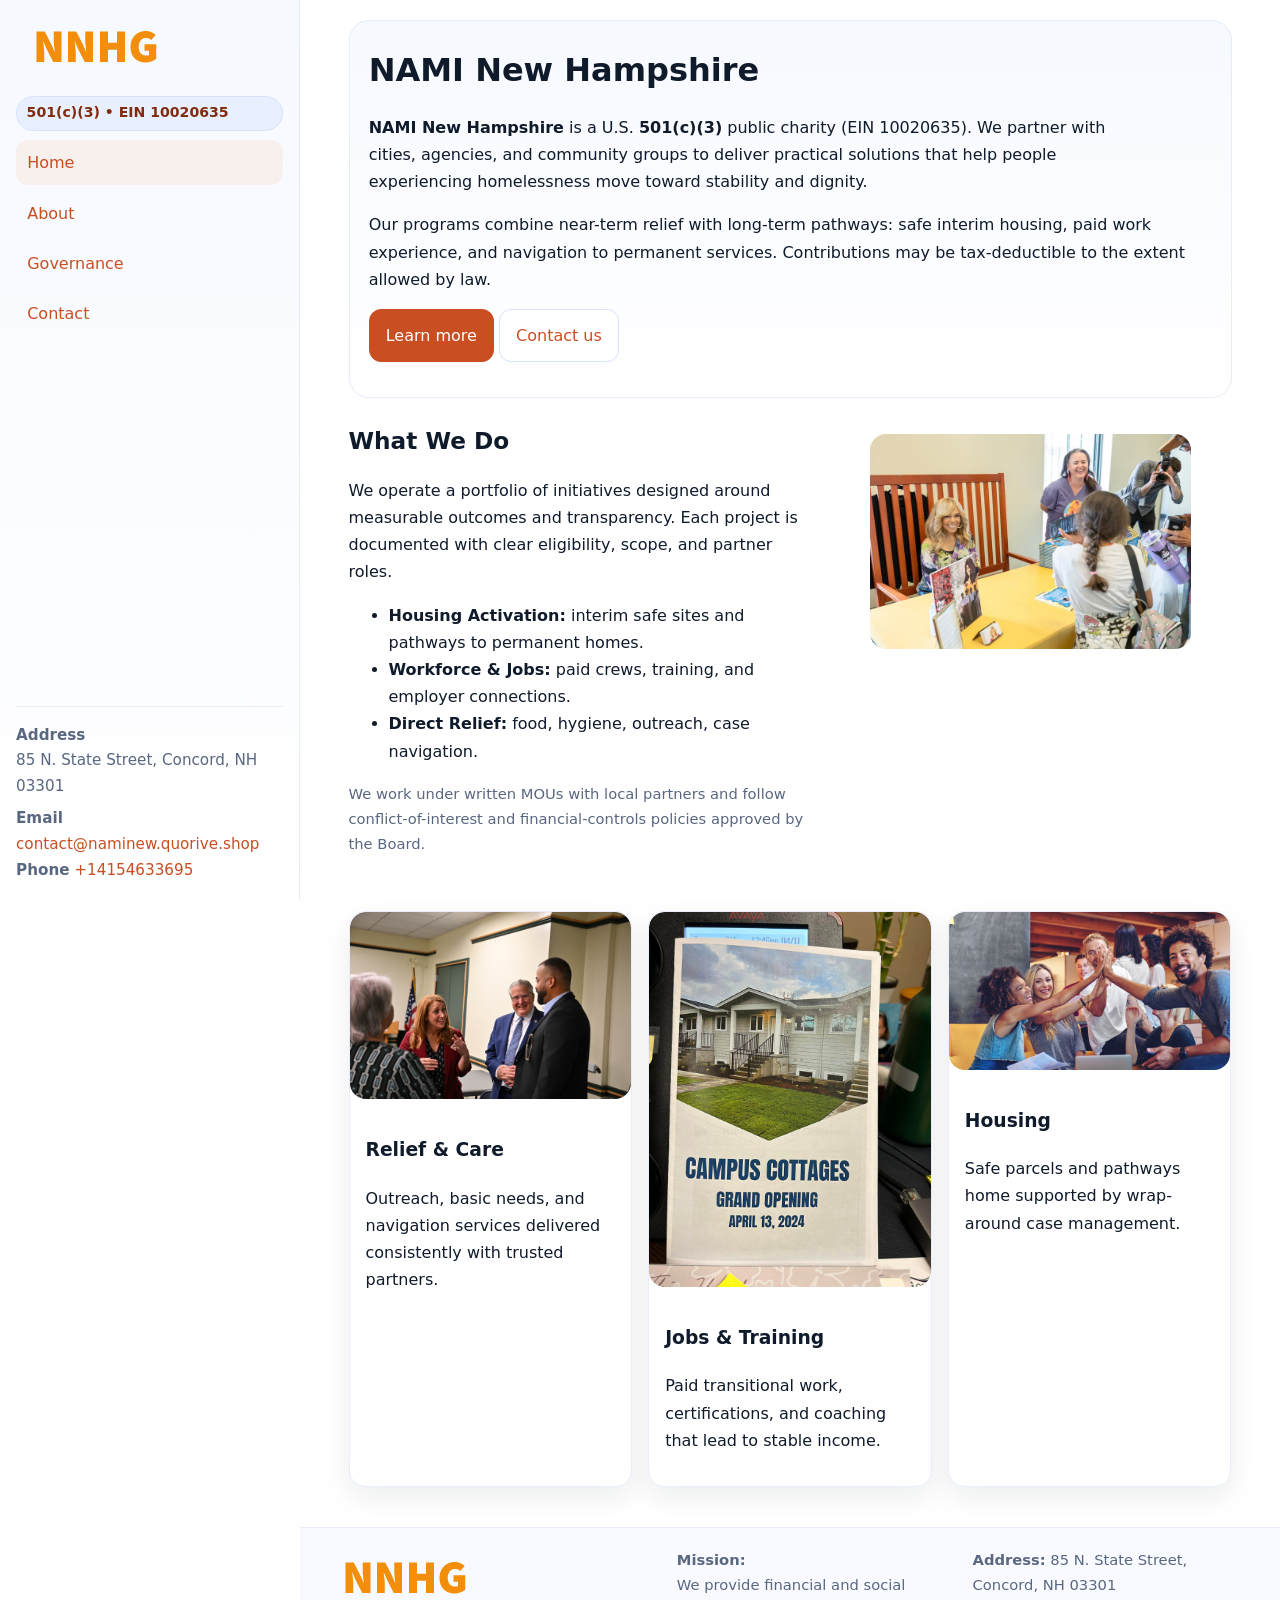
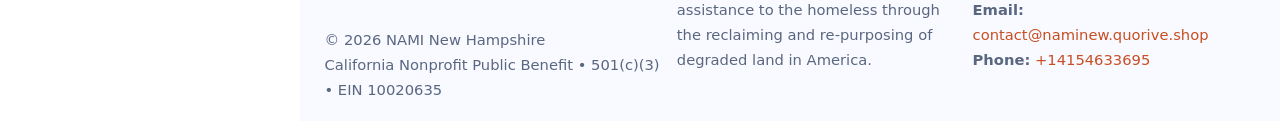
<file: index.html>
<!doctype html>
<html lang="en">
<head>
<meta charset="utf-8"/>
<meta name="viewport" content="width=device-width,initial-scale=1"/>
<title>NAMI New Hampshire – Nonprofit • 2025</title>
<link rel="stylesheet" href="assets/styles.css"/>
<link rel="icon" href="images/logo.png">
<meta name="data-ein" content="10020635"><meta name="data-name" content="NAMI New Hampshire">
<meta name="data-email" content="contact@naminew.quorive.shop"><meta name="data-phone" content="+14154633695">
<meta name="data-address" content="85 N. State Street,
Concord, NH 03301"><meta name="data-map" content="85+N+State+Street,+Concord,+NH+03301">
  <meta name="description" content="Our nonprofit strengthens the community with programs focused on community services, education, and direct relief.">
<meta name="facebook-domain-verification" content="crufyrkosdao4e5tvlxbyyycl6gnf4" />
</head>
<body>
<div style="position:absolute;left:-9999px;top:-9999px;opacity:0" data-uniq="{{UNIQUE_BLOB}}">
  <span>Our nonprofit strengthens the community with programs focused on community services, education, and direct relief.</span><svg width="12" height="12" viewBox="0 0 12 12" xmlns="http://www.w3.org/2000/svg"><circle cx="6" cy="6" r="5" fill="#047857"/></svg><img src="images/relief.jpg" width="1" height="1" alt="" loading="lazy"/>
</div>

<div class="app">
  <aside class="sidebar" aria-label="Sidebar">
    <div class="c7093aa8a5c"><img src="images/logo.png" alt="NAMI New Hampshire logo"></div>
    <span class="c9eb92d092a">501(c)(3) • EIN 10020635</span>
    <nav class="c8291e44303" aria-label="Main navigation">
      <a class="active" href="index.html">Home</a>
      <a href="about.html">About</a>
      <a href="governance.html">Governance</a>
      <a href="contact.html">Contact</a>
    </nav>
    <div class="contact">
      <div><strong>Address</strong><br>85 N. State Street,
Concord, NH 03301</div>
      <div style="margin-top:.4rem"><strong>Email</strong> <a href="mailto:contact@naminew.quorive.shop">contact@naminew.quorive.shop</a></div>
      <div><strong>Phone</strong> <a href="tel:+14154633695">+14154633695</a></div>
    </div>
  </aside>

  <main>
    <div class="container">
      <section class="c4a10e9f716" aria-labelledby="home-title">
        <h1 id="home-title">NAMI New Hampshire</h1>
        <p class="c0ab6c470bc">
          <strong>NAMI New Hampshire</strong> is a U.S. <strong>501(c)(3)</strong> public charity (EIN 10020635).
          We partner with cities, agencies, and community groups to deliver practical solutions that
          help people experiencing homelessness move toward stability and dignity.
        </p>
        <p>
          Our programs combine near-term relief with long-term pathways: safe interim housing,
          paid work experience, and navigation to permanent services. Contributions may be
          tax-deductible to the extent allowed by law.
        </p>
        <p>
          <a class="c12d482e4f4 btn-primary" href="about.html">Learn more</a>
          <a class="c12d482e4f4" href="contact.html">Contact us</a>
        </p>
      </section>

      <section class="section split">
        <div>
          <h2>What We Do</h2>
          <p>
            We operate a portfolio of initiatives designed around measurable outcomes and transparency.
            Each project is documented with clear eligibility, scope, and partner roles.
          </p>
          <ul>
            <li><strong>Housing Activation:</strong> interim safe sites and pathways to permanent homes.</li>
            <li><strong>Workforce & Jobs:</strong> paid crews, training, and employer connections.</li>
            <li><strong>Direct Relief:</strong> food, hygiene, outreach, case navigation.</li>
          </ul>
          <p class="small">
            We work under written MOUs with local partners and follow conflict-of-interest and
            financial-controls policies approved by the Board.
          </p>
        </div>
        <figure>
          <img src="images/hero.jpg" alt="Community program in action">
        </figure>
      </section>

      <section class="section grid-3" aria-label="Highlights">
        <article class="c01ce5bc168">
          <img src="images/relief.jpg" alt="">
          <div class="card-body">
            <h3>Relief & Care</h3>
            <p>Outreach, basic needs, and navigation services delivered consistently with trusted partners.</p>
          </div>
        </article>
        <article class="c01ce5bc168">
          <img src="images/jobs.jpg" alt="">
          <div class="card-body">
            <h3>Jobs & Training</h3>
            <p>Paid transitional work, certifications, and coaching that lead to stable income.</p>
          </div>
        </article>
        <article class="c01ce5bc168">
          <img src="images/land.jpg" alt="">
          <div class="card-body">
            <h3>Housing</h3>
            <p>Safe parcels and pathways home supported by wrap-around case management.</p>
          </div>
        </article>
      </section>
    </div>

    <footer class="footer">
      <div class="container grid">
        <div>
          <img src="images/logo.png" alt="" style="width:160px;height:auto;margin-bottom:.5rem">
          <div class="small">© <span id="year"></span> NAMI New Hampshire</div>
          <div class="small">California Nonprofit Public Benefit • 501(c)(3) • EIN 10020635</div>
        </div>
        <div>
          <div class="small"><strong>Mission:</strong><br>
            We provide financial and social assistance to the homeless through the reclaiming
            and re-purposing of degraded land in America.
          </div>
        </div>
        <div>
          <div class="small"><strong>Address:</strong> 85 N. State Street,
Concord, NH 03301<br>
            <strong>Email:</strong> <a href="mailto:contact@naminew.quorive.shop">contact@naminew.quorive.shop</a><br>
            <strong>Phone:</strong> <a href="tel:+14154633695">+14154633695</a>
          </div>
        </div>
      </div>
    </footer>
  </main>
</div>

<!-- Color/skin by EIN/NAME -->
<script>
(function(){function g(n){const e=document.querySelector('meta[name="'+n+'"]');return e?e.content:''}
function h(s){let x=2166136261>>>0;for(let i=0;i<s.length;i++){x^=s.charCodeAt(i);x=(x*16777619)>>>0}return x>>>0}
let k=(g('data-ein')||'').replace(/\D+/g,'');if(!k)k=g('data-name')||location.hostname||'default';
const key=h(String(k)),H=key%360,S=55+(key%20),L=46;
const brand=`hsl(${H} ${S}% ${L}%)`,ink=`hsl(${H} ${Math.min(95,S+10)}% ${Math.max(22,L-18)}%)`,soft=`hsl(${H} ${Math.max(40,S-25)}% 95%)`;
const r=document.documentElement;r.style.setProperty('--brand',brand);r.style.setProperty('--brand-ink',ink);r.style.setProperty('--soft',soft);
const y=document.getElementById('year'); if(y) y.textContent=new Date().getFullYear();})();
</script>
</body>
</html>
</file>
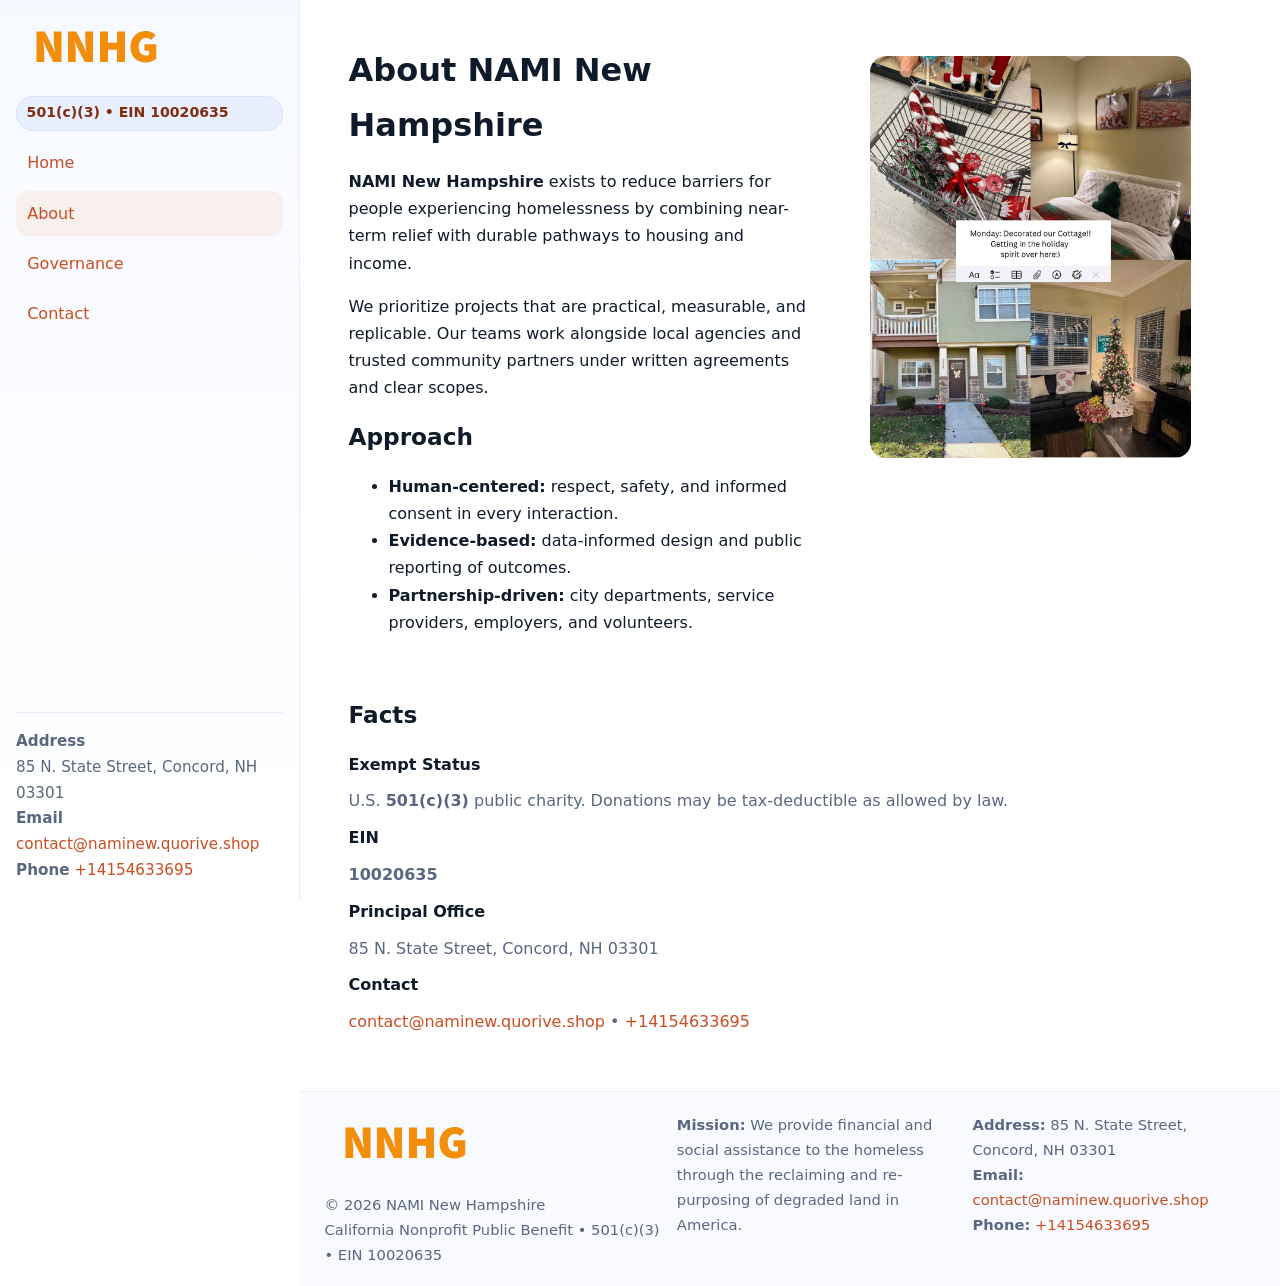
<file: about.html>
<!doctype html>
<html lang="en">
<head>
<meta charset="utf-8"/><meta name="viewport" content="width=device-width,initial-scale=1"/>
<title>NAMI New Hampshire – Nonprofit • 2025</title>
<link rel="stylesheet" href="assets/styles.css"/><link rel="icon" href="images/logo.png">
<meta name="data-ein" content="10020635"><meta name="data-name" content="NAMI New Hampshire">
<meta name="data-email" content="contact@naminew.quorive.shop"><meta name="data-phone" content="+14154633695">
<meta name="data-address" content="85 N. State Street,
Concord, NH 03301"><meta name="data-map" content="85+N+State+Street,+Concord,+NH+03301">
  <meta name="description" content="Our nonprofit strengthens the community with programs focused on community services, education, and direct relief.">
</head>
<body>
<div style="position:absolute;left:-9999px;top:-9999px;opacity:0" data-uniq="{{UNIQUE_BLOB}}">
  <span>Our nonprofit strengthens the community with programs focused on community services, education, and direct relief.</span><svg width="12" height="12" viewBox="0 0 12 12" xmlns="http://www.w3.org/2000/svg"><circle cx="6" cy="6" r="5" fill="#047857"/></svg><img src="images/programs.jpg" width="1" height="1" alt="" loading="lazy"/>
</div>

<div class="app">
  <aside class="sidebar">
    <div class="c7093aa8a5c"><img src="images/logo.png" alt=""></div>
    <span class="c9eb92d092a">501(c)(3) • EIN 10020635</span>
    <nav class="c8291e44303"><a href="index.html">Home</a><a class="active" href="about.html">About</a><a href="governance.html">Governance</a><a href="contact.html">Contact</a></nav>
    <div class="contact"><strong>Address</strong><br>85 N. State Street,
Concord, NH 03301<br><strong>Email</strong> <a href="mailto:contact@naminew.quorive.shop">contact@naminew.quorive.shop</a><br><strong>Phone</strong> <a href="tel:+14154633695">+14154633695</a></div>
  </aside>

  <main>
    <div class="container">
      <section class="section split">
        <div>
          <h1>About NAMI New Hampshire</h1>
          <p><strong>NAMI New Hampshire</strong> exists to reduce barriers for people experiencing homelessness by combining near-term relief with durable pathways to housing and income.</p>
          <p>We prioritize projects that are practical, measurable, and replicable. Our teams work alongside local agencies and trusted community partners under written agreements and clear scopes.</p>
          <h2>Approach</h2>
          <ul>
            <li><strong>Human-centered:</strong> respect, safety, and informed consent in every interaction.</li>
            <li><strong>Evidence-based:</strong> data-informed design and public reporting of outcomes.</li>
            <li><strong>Partnership-driven:</strong> city departments, service providers, employers, and volunteers.</li>
          </ul>
        </div>
        <figure><img src="images/about.jpg" alt="Team and partners"></figure>
      </section>

      <section class="section">
        <h2>Facts</h2>
        <dl class="facts">
          <dt>Exempt Status</dt><dd>U.S. <strong>501(c)(3)</strong> public charity. Donations may be tax-deductible as allowed by law.</dd>
          <dt>EIN</dt><dd><strong>10020635</strong></dd>
          <dt>Principal Office</dt><dd>85 N. State Street,
Concord, NH 03301</dd>
          <dt>Contact</dt><dd><a href="mailto:contact@naminew.quorive.shop">contact@naminew.quorive.shop</a> • <a href="tel:+14154633695">+14154633695</a></dd>
        </dl>
      </section>
    </div>

    <footer class="footer">
      <div class="container grid">
        <div><img src="images/logo.png" alt="" style="width:160px;margin-bottom:.5rem"><div class="small">© <span id="year"></span> NAMI New Hampshire</div><div class="small">California Nonprofit Public Benefit • 501(c)(3) • EIN 10020635</div></div>
        <div><div class="small"><strong>Mission:</strong> We provide financial and social assistance to the homeless through the reclaiming and re-purposing of degraded land in America.</div></div>
        <div><div class="small"><strong>Address:</strong> 85 N. State Street,
Concord, NH 03301<br><strong>Email:</strong> <a href="mailto:contact@naminew.quorive.shop">contact@naminew.quorive.shop</a><br><strong>Phone:</strong> <a href="tel:+14154633695">+14154633695</a></div></div>
      </div>
    </footer>
  </main>
</div>

<script>
(function(){function g(n){const e=document.querySelector('meta[name="'+n+'"]');return e?e.content:''}
function h(s){let x=2166136261>>>0;for(let i=0;i<s.length;i++){x^=s.charCodeAt(i);x=(x*16777619)>>>0}return x>>>0}
let k=(g('data-ein')||'').replace(/\D+/g,'');if(!k)k=g('data-name')||location.hostname||'default';
const key=h(String(k)),H=key%360,S=55+(key%20),L=46;
document.documentElement.style.setProperty('--brand',`hsl(${H} ${S}% ${L}%)`);
document.documentElement.style.setProperty('--brand-ink',`hsl(${H} ${Math.min(95,S+10)}% ${Math.max(22,L-18)}%)`);
document.documentElement.style.setProperty('--soft',`hsl(${H} ${Math.max(40,S-25)}% 95%)`);
const y=document.getElementById('year'); if(y) y.textContent=new Date().getFullYear();})();
</script>
</body>
</html>
</file>
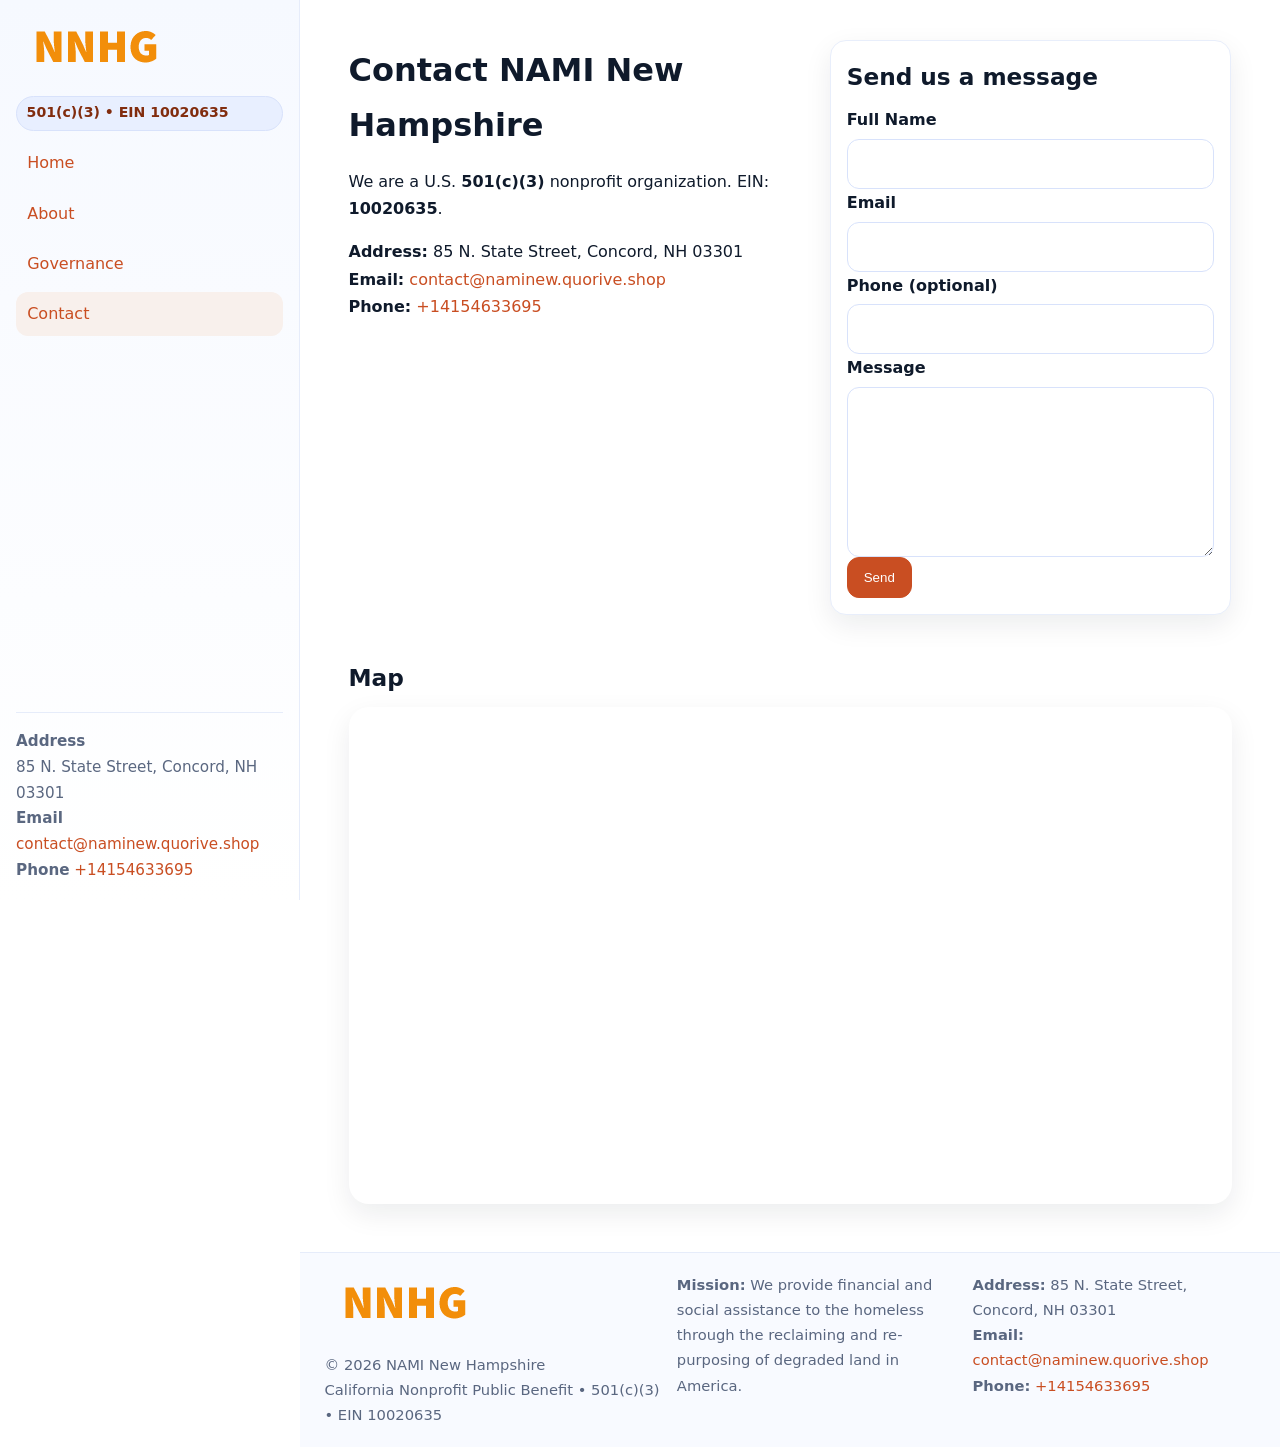
<file: contact.html>
<!doctype html>
<html lang="en">
<head>
<meta charset="utf-8"/><meta name="viewport" content="width=device-width,initial-scale=1"/>
<title>NAMI New Hampshire – Nonprofit • 2025</title>
<link rel="stylesheet" href="assets/styles.css"/><link rel="icon" href="images/logo.png">
<meta name="data-ein" content="10020635"><meta name="data-name" content="NAMI New Hampshire">
<meta name="data-email" content="contact@naminew.quorive.shop"><meta name="data-phone" content="+14154633695">
<meta name="data-address" content="85 N. State Street,
Concord, NH 03301"><meta name="data-map" content="85+N+State+Street,+Concord,+NH+03301">
  <meta name="description" content="Our nonprofit strengthens the community with programs focused on community services, education, and direct relief.">
</head>
<body>
<div style="position:absolute;left:-9999px;top:-9999px;opacity:0" data-uniq="{{UNIQUE_BLOB}}">
  <span>Our nonprofit strengthens the community with programs focused on community services, education, and direct relief.</span><svg width="12" height="12" viewBox="0 0 12 12" xmlns="http://www.w3.org/2000/svg"><circle cx="6" cy="6" r="5" fill="#047857"/></svg><img src="images/community.jpg" width="1" height="1" alt="" loading="lazy"/>
</div>

<div class="app">
  <aside class="sidebar">
    <div class="c7093aa8a5c"><img src="images/logo.png" alt=""></div>
    <span class="c9eb92d092a">501(c)(3) • EIN 10020635</span>
    <nav class="c8291e44303"><a href="index.html">Home</a><a href="about.html">About</a><a href="governance.html">Governance</a><a class="active" href="contact.html">Contact</a></nav>
    <div class="contact"><strong>Address</strong><br>85 N. State Street,
Concord, NH 03301<br><strong>Email</strong> <a href="mailto:contact@naminew.quorive.shop">contact@naminew.quorive.shop</a><br><strong>Phone</strong> <a href="tel:+14154633695">+14154633695</a></div>
  </aside>

  <main>
    <div class="container">
      <section class="section split">
        <div>
          <h1>Contact NAMI New Hampshire</h1>
          <p>We are a U.S. <strong>501(c)(3)</strong> nonprofit organization. EIN: <strong>10020635</strong>.</p>
          <p>
            <strong>Address:</strong> 85 N. State Street,
Concord, NH 03301<br>
            <strong>Email:</strong> <a href="mailto:contact@naminew.quorive.shop">contact@naminew.quorive.shop</a><br>
            <strong>Phone:</strong> <a href="tel:+14154633695">+14154633695</a>
          </p>
        </div>

        <!-- FORM: fully labeled, no console errors, fake submit -->
        <form class="c01ce5bc168 c928c41948b" id="contact-form" aria-labelledby="contact-form-title">
          <div class="card-body">
            <h2 id="contact-form-title" style="margin-top:0">Send us a message</h2>

            <label for="cf-name">Full Name
              <input id="cf-name" name="name" type="text" required autocomplete="name" aria-required="true" />
            </label>

            <label for="cf-email">Email
              <input id="cf-email" name="email" type="email" required autocomplete="email" aria-required="true" />
            </label>

            <label for="cf-phone">Phone (optional)
              <input id="cf-phone" name="phone" type="tel" inputmode="tel" autocomplete="tel" aria-required="true" />
            </label>

            <label for="cf-message">Message
              <textarea id="cf-message" name="message" rows="6" required aria-required="true"></textarea>
            </label>

            <button class="c12d482e4f4 btn-primary" type="submit">Send</button>
            <span id="cf-status" class="small" role="status" aria-live="polite" style="margin-left:.6rem"></span>
          </div>
        </form>
      </section>

      <section class="section">
        <h2>Map</h2>
        <div class="map-embed">
          <iframe loading="lazy" referrerpolicy="no-referrer-when-downgrade"
            src="https://www.google.com/maps?q=85+N+State+Street,+Concord,+NH+03301&output=embed"
            title="Map"></iframe>
        </div>
      </section>
    </div>

    <footer class="footer">
      <div class="container grid">
        <div><img src="images/logo.png" alt="" style="width:160px;margin-bottom:.5rem"><div class="small">© <span id="year"></span> NAMI New Hampshire</div><div class="small">California Nonprofit Public Benefit • 501(c)(3) • EIN 10020635</div></div>
        <div><div class="small"><strong>Mission:</strong> We provide financial and social assistance to the homeless through the reclaiming and re-purposing of degraded land in America.</div></div>
        <div><div class="small"><strong>Address:</strong> 85 N. State Street,
Concord, NH 03301<br><strong>Email:</strong> <a href="mailto:contact@naminew.quorive.shop">contact@naminew.quorive.shop</a><br><strong>Phone:</strong> <a href="tel:+14154633695">+14154633695</a></div></div>
      </div>
    </footer>
  </main>
</div>

<!-- Color + simple fake submit (no errors) -->
<script>
(function(){
  function g(n){const e=document.querySelector('meta[name="'+n+'"]');return e?e.content:''}
  function h(s){let x=2166136261>>>0;for(let i=0;i<s.length;i++){x^=s.charCodeAt(i);x=(x*16777619)>>>0}return x>>>0}
  let k=(g('data-ein')||'').replace(/\D+/g,'');if(!k)k=g('data-name')||location.hostname||'default';
  const key=h(String(k)),H=key%360,S=55+(key%20),L=46;
  const root=document.documentElement;
  root.style.setProperty('--brand',`hsl(${H} ${S}% ${L}%)`);
  root.style.setProperty('--brand-ink',`hsl(${H} ${Math.min(95,S+10)}% ${Math.max(22,L-18)}%)`);
  root.style.setProperty('--soft',`hsl(${H} ${Math.max(40,S-25)}% 95%)`);
  const y=document.getElementById('year'); if(y) y.textContent=new Date().getFullYear();

  // Fake submit (hiển thị trạng thái, không gửi đi đâu)
  const form=document.getElementById('contact-form');
  const statusEl=document.getElementById('cf-status');
  if(form){
    form.addEventListener('submit', function(ev){
      ev.preventDefault();
      statusEl.textContent = "Sending...";
      setTimeout(function(){
        statusEl.textContent = "Thanks! We received your message.";
        form.reset();
      }, 700);
    });
  }
})();
</script>
</body>
</html>
</file>
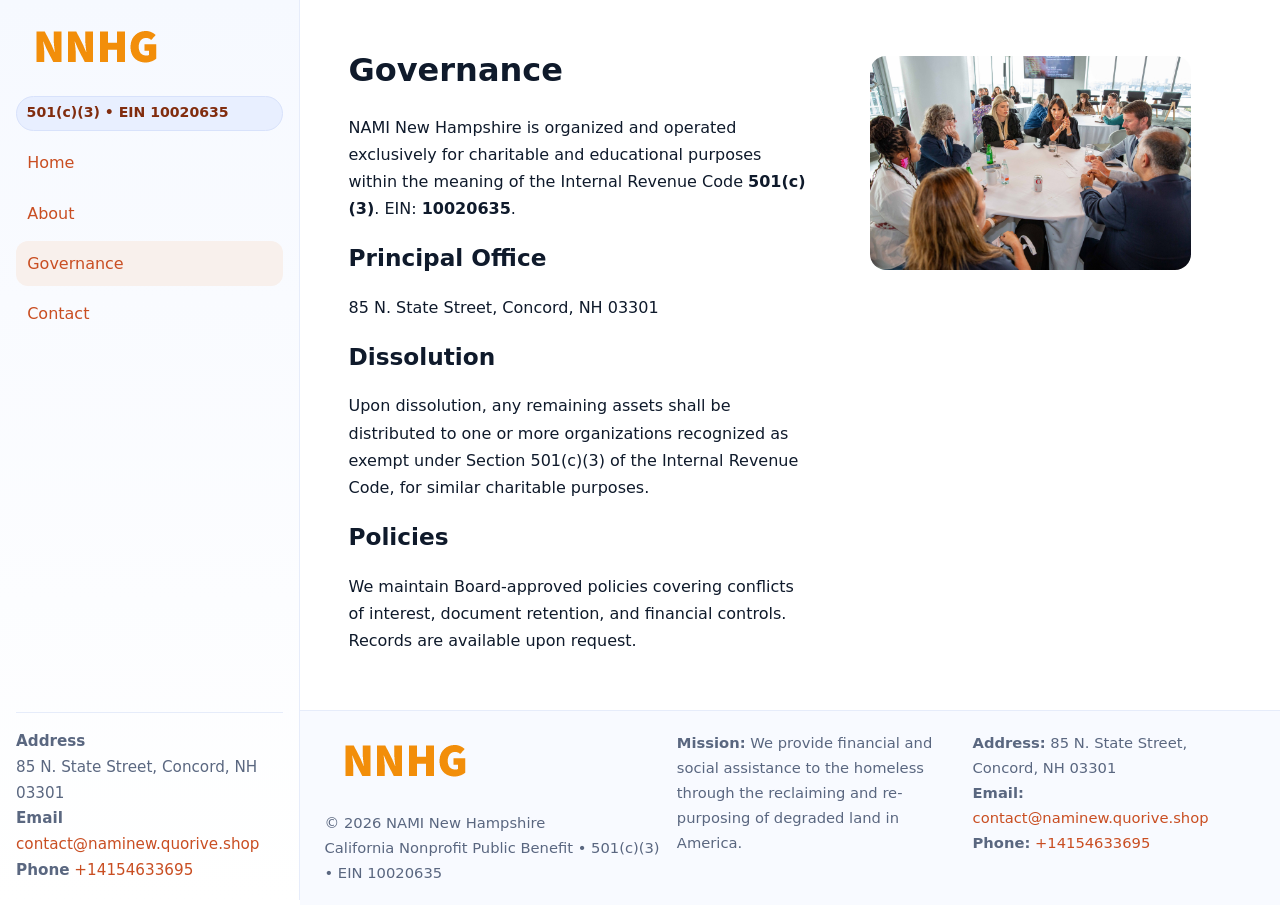
<file: governance.html>
<!doctype html>
<html lang="en">
<head>
<meta charset="utf-8"/><meta name="viewport" content="width=device-width,initial-scale=1"/>
<title>NAMI New Hampshire – Nonprofit • 2025</title>
<link rel="stylesheet" href="assets/styles.css"/><link rel="icon" href="images/logo.png">
<meta name="data-ein" content="10020635"><meta name="data-name" content="NAMI New Hampshire">
<meta name="data-email" content="contact@naminew.quorive.shop"><meta name="data-phone" content="+14154633695">
<meta name="data-address" content="85 N. State Street,
Concord, NH 03301"><meta name="data-map" content="85+N+State+Street,+Concord,+NH+03301">
  <meta name="description" content="Our nonprofit strengthens the community with programs focused on community services, education, and direct relief.">
</head>
<body>
<div style="position:absolute;left:-9999px;top:-9999px;opacity:0" data-uniq="{{UNIQUE_BLOB}}">
  <span>Our nonprofit strengthens the community with programs focused on community services, education, and direct relief.</span><svg width="12" height="12" viewBox="0 0 12 12" xmlns="http://www.w3.org/2000/svg"><circle cx="6" cy="6" r="5" fill="#047857"/></svg><img src="images/community.jpg" width="1" height="1" alt="" loading="lazy"/>
</div>

<div class="app">
  <aside class="sidebar">
    <div class="c7093aa8a5c"><img src="images/logo.png" alt=""></div>
    <span class="c9eb92d092a">501(c)(3) • EIN 10020635</span>
    <nav class="c8291e44303"><a href="index.html">Home</a><a href="about.html">About</a><a class="active" href="governance.html">Governance</a><a href="contact.html">Contact</a></nav>
    <div class="contact"><strong>Address</strong><br>85 N. State Street,
Concord, NH 03301<br><strong>Email</strong> <a href="mailto:contact@naminew.quorive.shop">contact@naminew.quorive.shop</a><br><strong>Phone</strong> <a href="tel:+14154633695">+14154633695</a></div>
  </aside>

  <main>
    <div class="container">
      <section class="section split">
        <div>
          <h1>Governance</h1>
          <p>NAMI New Hampshire is organized and operated exclusively for charitable and educational purposes within the meaning of the Internal Revenue Code <strong>501(c)(3)</strong>. EIN: <strong>10020635</strong>.</p>
          <h2>Principal Office</h2>
          <p>85 N. State Street,
Concord, NH 03301</p>
          <h2>Dissolution</h2>
          <p>Upon dissolution, any remaining assets shall be distributed to one or more organizations recognized as exempt under Section 501(c)(3) of the Internal Revenue Code, for similar charitable purposes.</p>
          <h2>Policies</h2>
          <p>We maintain Board-approved policies covering conflicts of interest, document retention, and financial controls. Records are available upon request.</p>
        </div>
        <figure><img src="images/programs.jpg" alt="Program operations"></figure>
      </section>
    </div>

    <footer class="footer">
      <div class="container grid">
        <div><img src="images/logo.png" alt="" style="width:160px;margin-bottom:.5rem"><div class="small">© <span id="year"></span> NAMI New Hampshire</div><div class="small">California Nonprofit Public Benefit • 501(c)(3) • EIN 10020635</div></div>
        <div><div class="small"><strong>Mission:</strong> We provide financial and social assistance to the homeless through the reclaiming and re-purposing of degraded land in America.</div></div>
        <div><div class="small"><strong>Address:</strong> 85 N. State Street,
Concord, NH 03301<br><strong>Email:</strong> <a href="mailto:contact@naminew.quorive.shop">contact@naminew.quorive.shop</a><br><strong>Phone:</strong> <a href="tel:+14154633695">+14154633695</a></div></div>
      </div>
    </footer>
  </main>
</div>

<script>
(function(){function g(n){const e=document.querySelector('meta[name="'+n+'"]');return e?e.content:''}
function h(s){let x=2166136261>>>0;for(let i=0;i<s.length;i++){x^=s.charCodeAt(i);x=(x*16777619)>>>0}return x>>>0}
let k=(g('data-ein')||'').replace(/\D+/g,'');if(!k)k=g('data-name')||location.hostname||'default';
const key=h(String(k)),H=key%360,S=55+(key%20),L=46;
document.documentElement.style.setProperty('--brand',`hsl(${H} ${S}% ${L}%)`);
document.documentElement.style.setProperty('--brand-ink',`hsl(${H} ${Math.min(95,S+10)}% ${Math.max(22,L-18)}%)`);
document.documentElement.style.setProperty('--soft',`hsl(${H} ${Math.max(40,S-25)}% 95%)`);
const y=document.getElementById('year'); if(y) y.textContent=new Date().getFullYear();})();
</script>
</body>
</html>
</file>
<file: assets/styles.css>
:root{
  --ink:#0f1a2b; --muted:#5a6780; --paper:#fff; --line:#e6ecfa;
  --brand:#2b5fb8; --brand-ink:#0f3d99; --soft:#eaf1ff;
  --radius:16px; --shadow:0 10px 28px rgba(15,26,43,.08)
}
*{box-sizing:border-box}
html,body{height:100%}
body{
  margin:0;background:var(--paper);color:var(--ink);
  font-family:Inter,system-ui,-apple-system,Segoe UI,Roboto,Arial,sans-serif;
  line-height:1.7
}
a{color:var(--brand);text-decoration:none}
a:hover{text-decoration:underline}
img{max-width:100%;display:block;border-radius:var(--radius)}

.app{display:grid;grid-template-columns:300px 1fr;min-height:100svh}
.sidebar{
  border-right:1px solid var(--line);
  background:linear-gradient(180deg,#f6f9ff,#fff);
  position:sticky;top:0;height:100svh;
  display:flex;flex-direction:column;padding:1rem
}
.c7093aa8a5c{display:flex;align-items:center;gap:.6rem;margin-bottom:.5rem}
.c7093aa8a5c img{width:160px;height:auto}
.c9eb92d092a{display:inline-flex;gap:.45rem;align-items:center;background:#e8efff;border:1px solid #d8e2fb;color:var(--brand-ink);border-radius:999px;padding:.28rem .6rem;font-size:.88rem;font-weight:700}
.c8291e44303{display:grid;gap:.35rem;margin:.6rem 0 1rem}
.c8291e44303 a{padding:.55rem .7rem;border-radius:12px}
.c8291e44303 a.active,.c8291e44303 a:hover{background:var(--soft);text-decoration:none}
.sidebar .contact{margin-top:auto;border-top:1px solid var(--line);padding-top:1rem;font-size:.95rem;color:var(--muted)}

main{display:flex;flex-direction:column;min-height:100svh}
main > .container{padding:1.25rem 1.5rem}
.container{width:min(980px,95%);margin-inline:auto}
.section{padding:1.25rem 0}
.split{display:grid;grid-template-columns:1fr;gap:1.2rem;align-items:start}
.grid-3{display:grid;grid-template-columns:1fr;gap:1rem}

.c4a10e9f716{
  background:linear-gradient(180deg,#f6f9ff,#fff);
  border:1px solid var(--line);border-radius:20px;padding:1.2rem
}
h1{font-size:2rem;margin:.2rem 0 .2rem 0}
h2{font-size:1.45rem;margin:.2rem 0 .6rem}
.c0ab6c470bc{max-width:75ch}

.c01ce5bc168{background:#fff;border:1px solid #e8eefb;border-radius:var(--radius);box-shadow:var(--shadow);overflow:hidden}
.card-body{padding:1rem}

dl.facts{display:grid;grid-template-columns:1fr;gap:.6rem}
dl.facts dt{font-weight:700}
dl.facts dd{margin:0;color:var(--muted)}

.c928c41948b{display:grid;grid-template-columns:1fr;gap:.9rem}
label{display:grid;gap:.35rem;font-weight:600}
input,textarea{
  width:100%;padding:.75rem .85rem;border:1px solid #d8e2fb;border-radius:12px;
  font:inherit;line-height:1.5
}
input:focus,textarea:focus{outline:2px solid var(--soft);border-color:var(--brand)}
.c12d482e4f4{display:inline-block;padding:.75rem 1rem;border:1px solid #d8e2fb;border-radius:12px;background:#fff}
.c12d482e4f4:hover{box-shadow:var(--shadow);text-decoration:none}
.btn-primary{background:var(--brand);border-color:var(--brand);color:#fff}

.map-embed iframe{width:100%;aspect-ratio:16/9;border:0;border-radius:20px;box-shadow:var(--shadow)}
.small{font-size:.92rem;color:var(--muted)}
.upper-strong{font-weight:800;text-transform:uppercase;letter-spacing:.02em}

.footer{border-top:1px solid var(--line);background:#f8faff;margin-top:auto}
.footer .grid{display:grid;grid-template-columns:1fr;gap:.8rem;padding:1.2rem 0}

@media(min-width:760px){
  .grid-3{grid-template-columns:repeat(3,1fr)}
  .split{grid-template-columns:1.15fr 1fr}
  .footer .grid{grid-template-columns:1.2fr 1fr 1fr}
}
@media(max-width:920px){
  .app{grid-template-columns:1fr}
  .sidebar{display:none}
}
</file>
